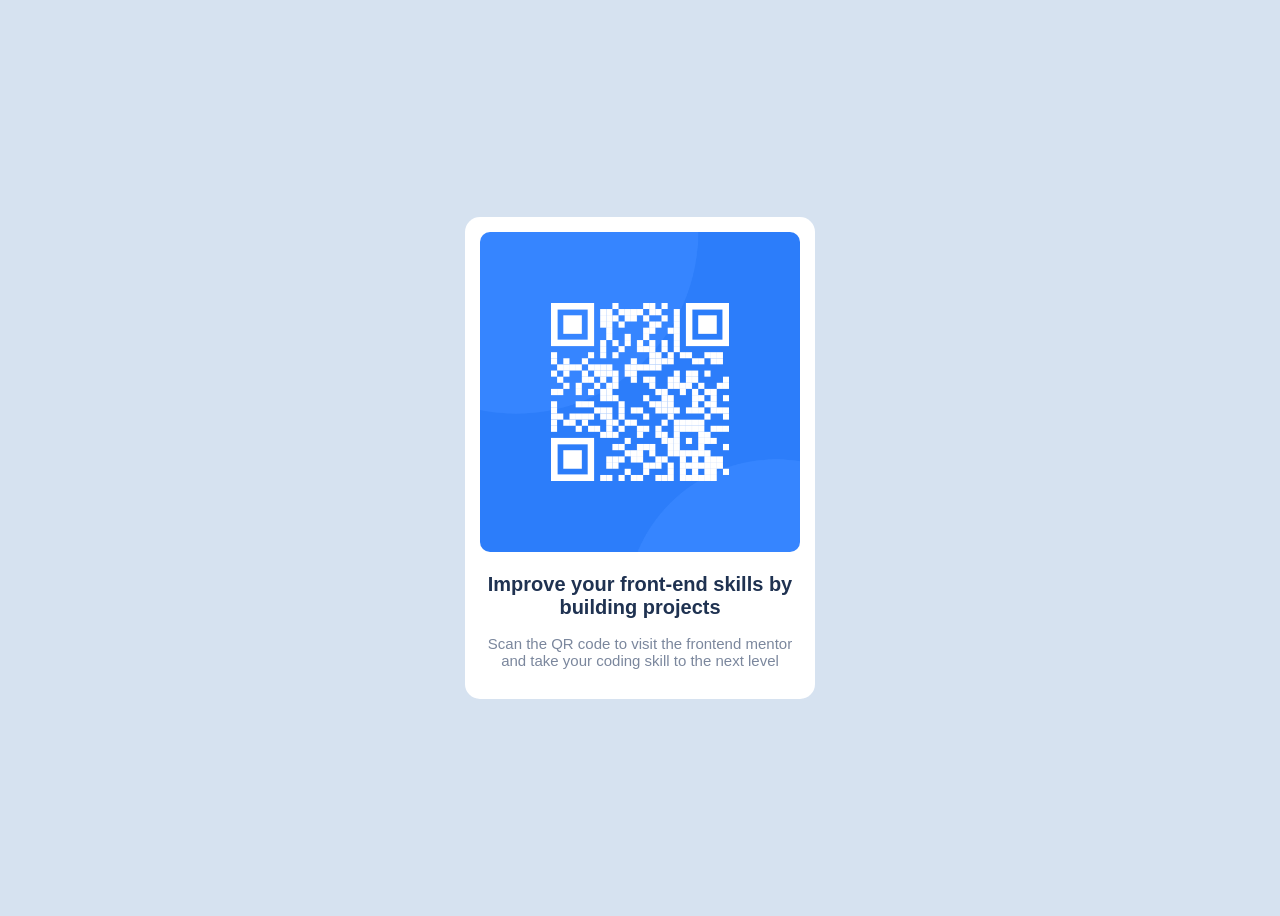
<file: index.html>
<!DOCTYPE html>
<html lang="en">
<head>
    <meta charset="UTF-8">
    <meta http-equiv="X-UA-Compatible" content="IE=edge">
    <meta name="viewport" content="width=device-width, initial-scale=1.0">
    <title>Qr Code</title>
    <link rel="preconnect" href="https://fonts.googleapis.com">
    <link rel="preconnect" href="https://fonts.gstatic.com" crossorigin>
    <link href="https://fonts.googleapis.com/css2?family=Roboto+Slab&display=swap" rel="stylesheet">
    <link rel="shortcut icon" href="images/favicon-32x32.png" type="image/x-icon">

    <style>
        body{
            display: flex;
            justify-content: center;
            align-items: center;
            height: 100vh;
            background-color: hsl(212, 45%, 89%);
        }
        .qr-code{
            width: 20rem;
            background-color: hsl(0, 0%, 100%);
            padding: 15px;
            border-radius: 15px;
        }
        .qr-img{
            width: 100%;
            border-radius: 10px;
        }
        .qr-code--body{
            font-family: "Outfit", sans-serif;
            text-align: center;
        }
        .qr-code--title{
            font-weight: 700;
            color: hsl(218, 44%, 22%);
            font-size: 20px;
        }
        .qr-code--desc{
            font-size: 15px;
            color: hsl(220, 15%, 55%);
        }
        @media screen and (max-width: 375px) {
            body{
                padding: 20px;
            }
            .qr-code{
                width: 100%;
            }
            .qr-code--title{
                font-size: 25px;
            }
        }
    </style>
</head>
<body>
    <main class="qr-code">
        <div class="qr-code--header">
            <img src="images/image-qr-code.png" class="qr-img" alt="Qr Code">
        </div>
        <div class="qr-code--body">
            <h2 class="qr-code--title">
                Improve your front-end skills by building projects
            </h2>
            <p class="qr-code--desc">
                Scan the QR code to visit the frontend mentor and take your coding skill to the next level
            </p>
        </div>
    </main>
</body>
</html>
</file>
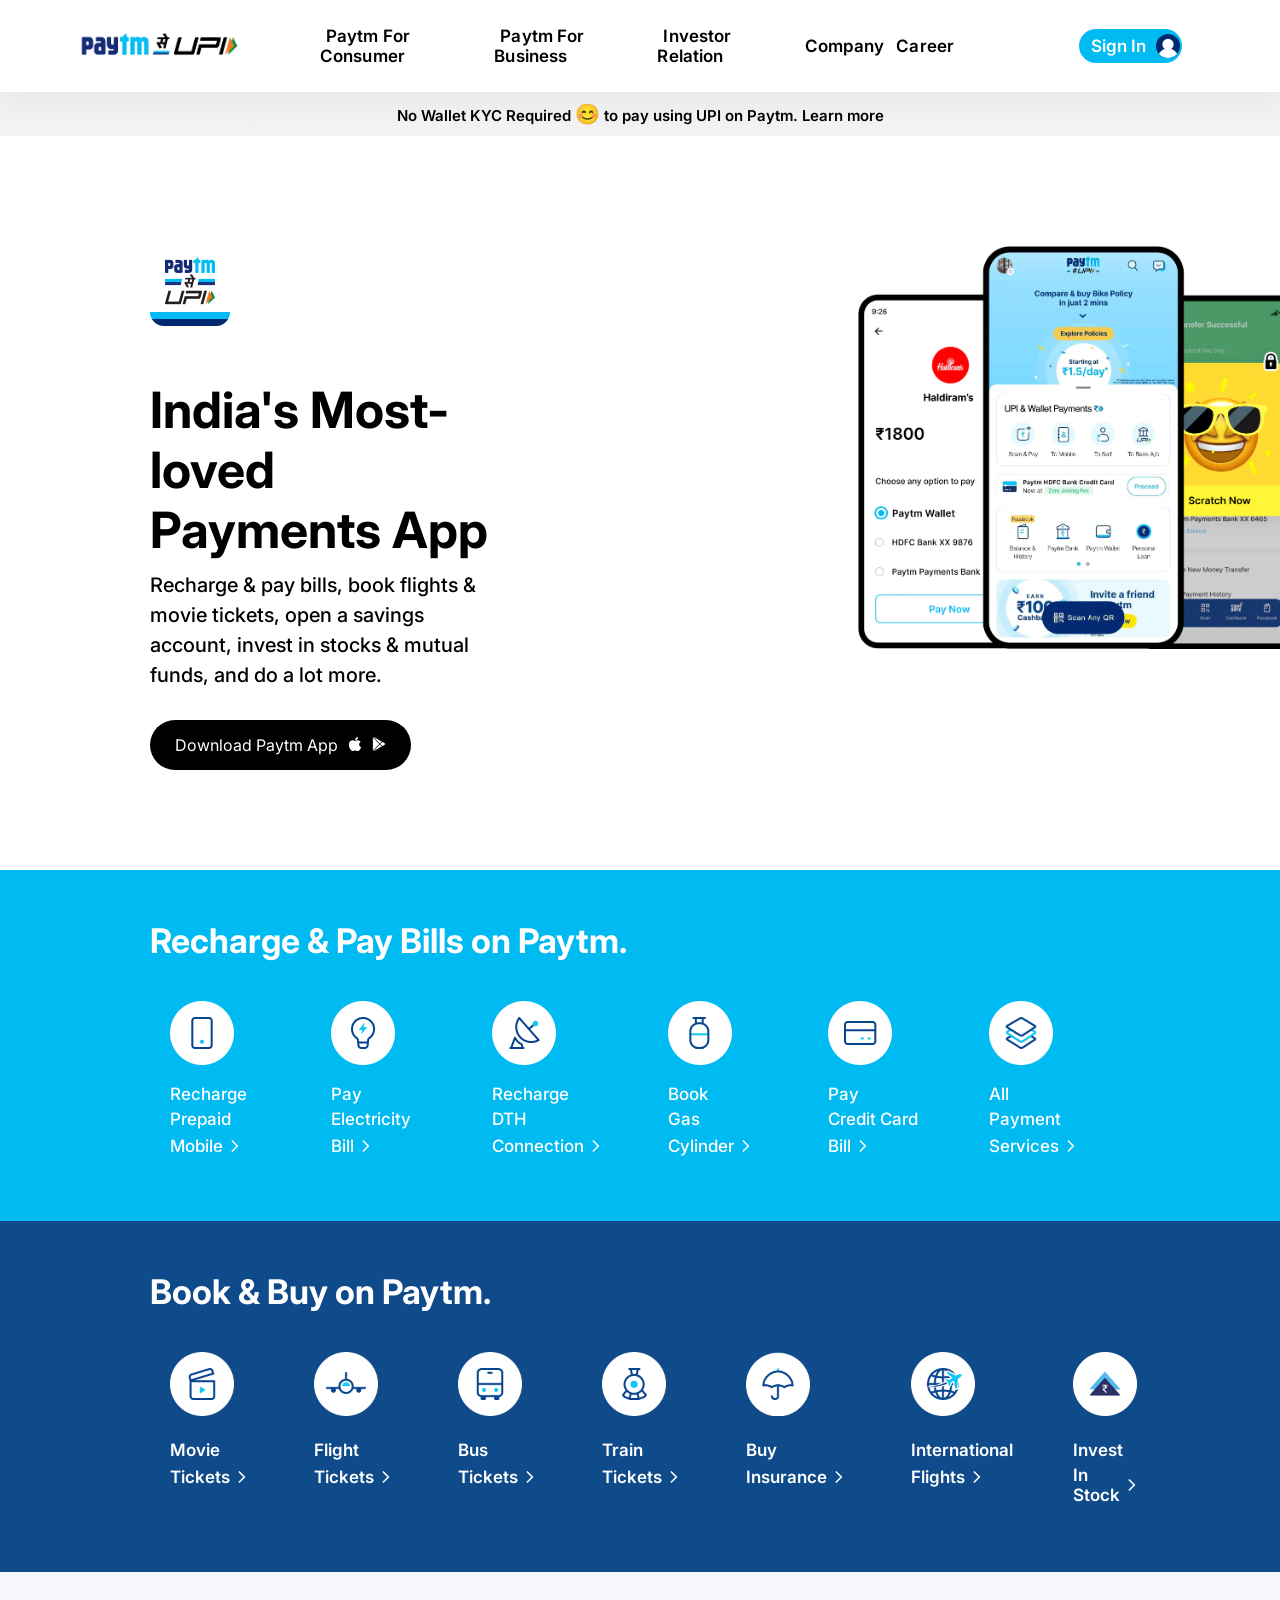
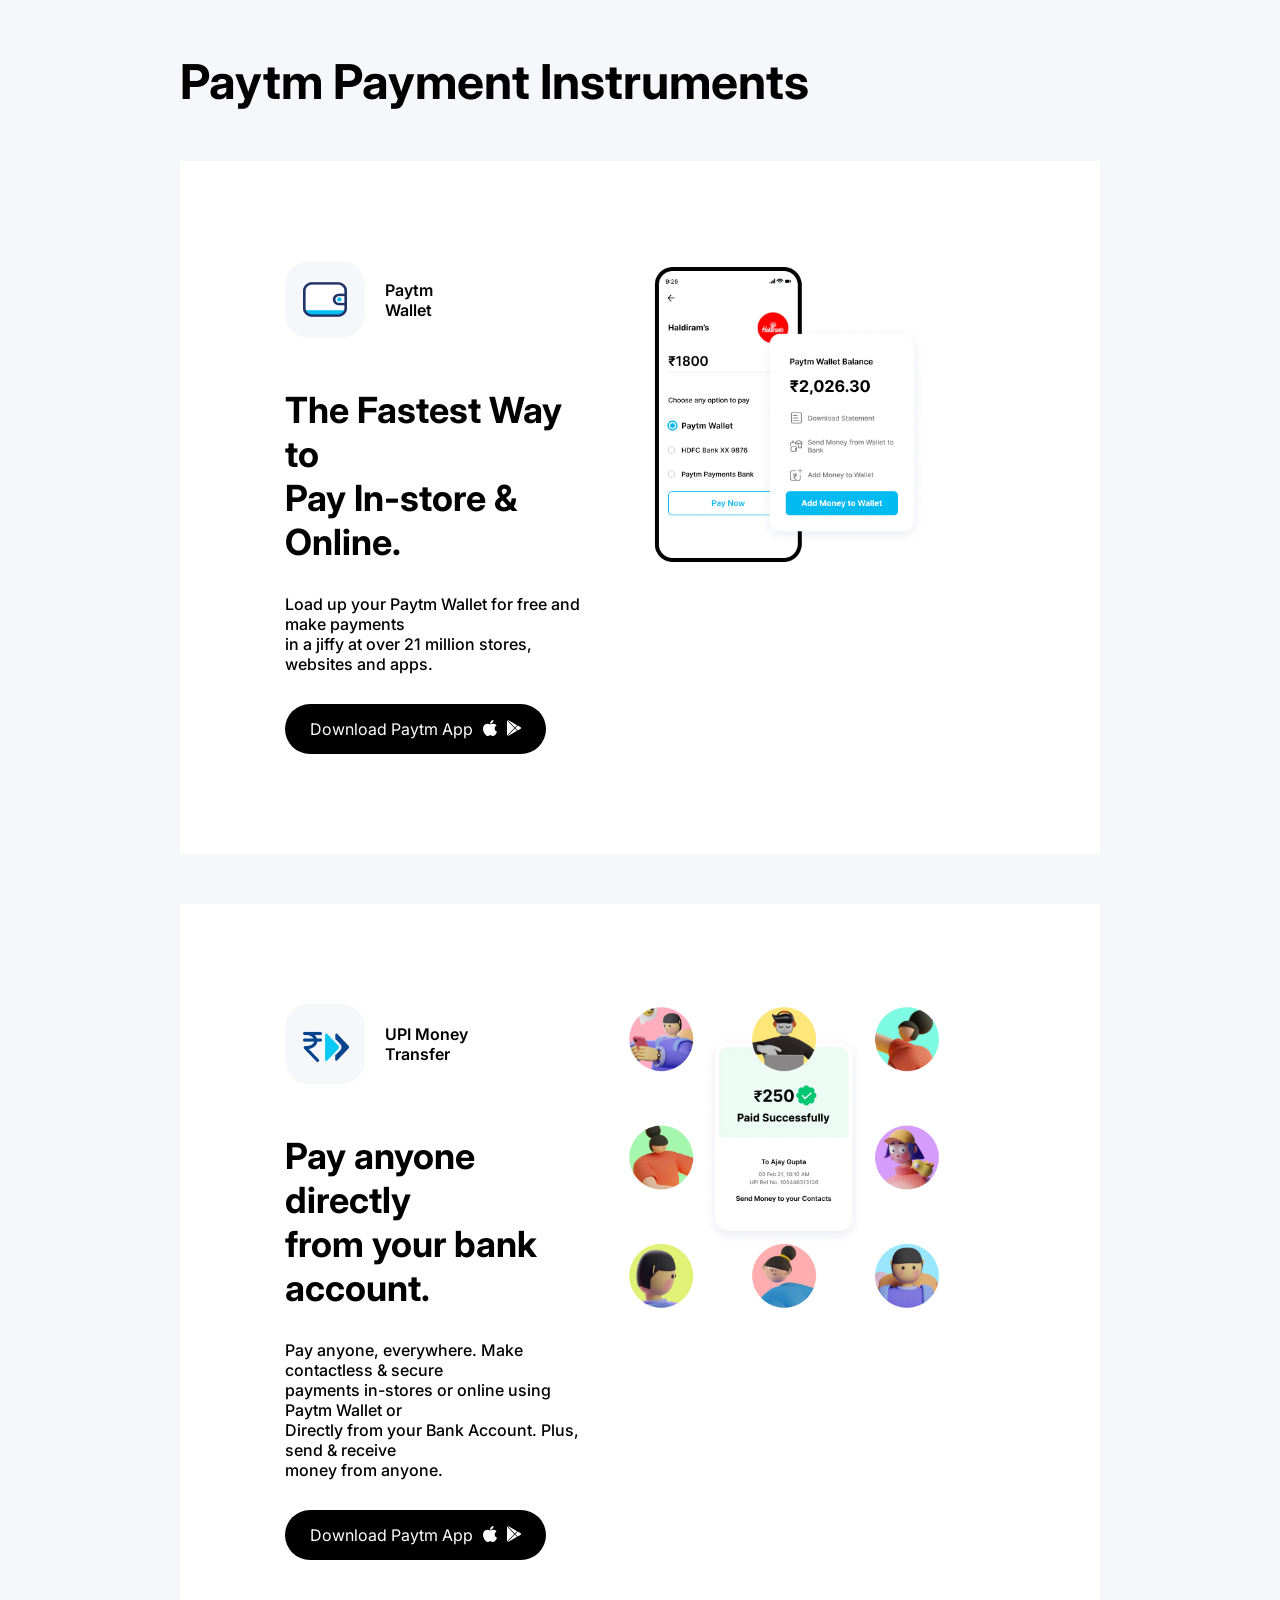
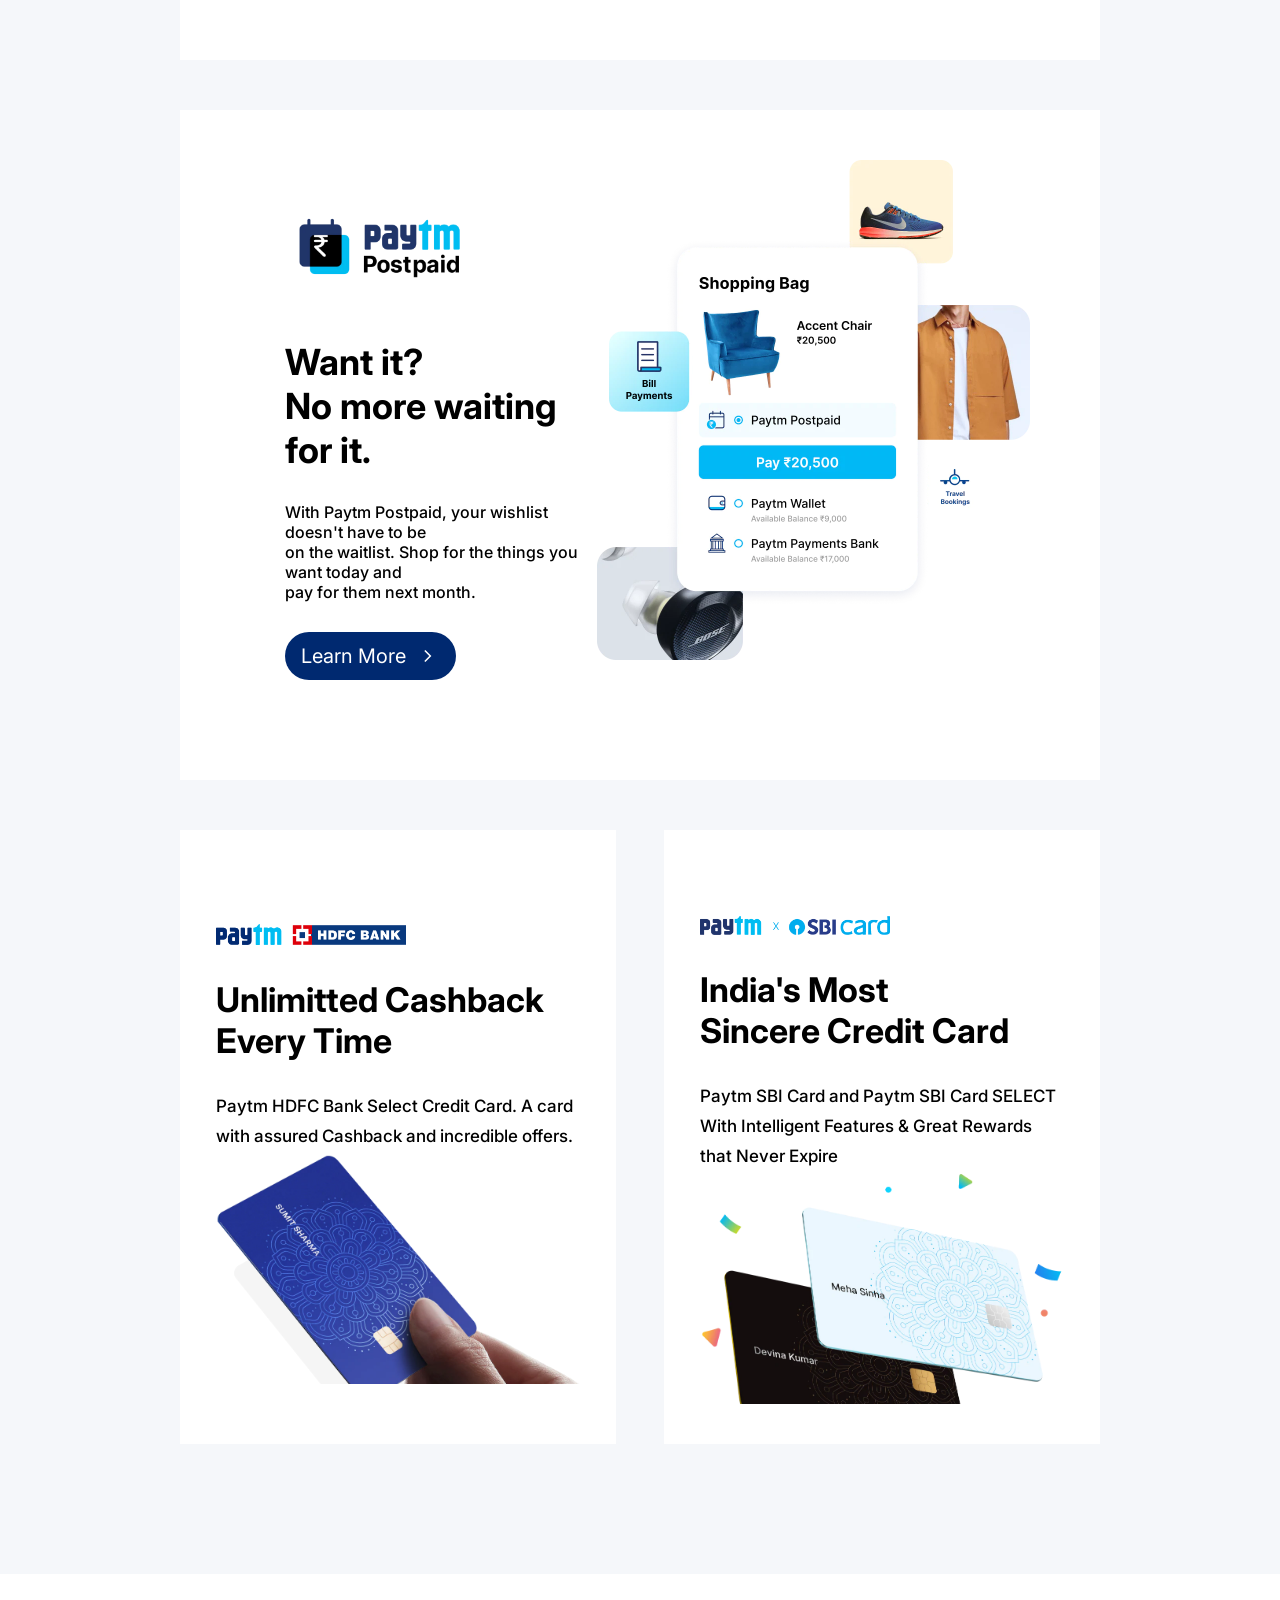
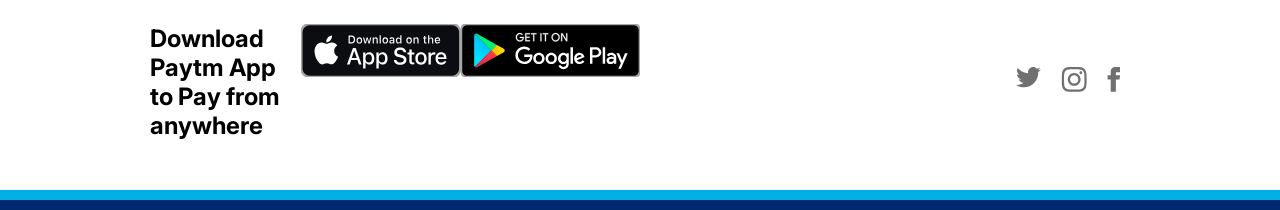
<file: paytm-clone/index.html>
<!DOCTYPE html>
<html lang="en">
<head>
    <meta charset="UTF-8">
    <meta http-equiv="X-UA-Compatible" content="IE=edge">
    <meta name="viewport" content="width=device-width, initial-scale=1.0">
    <title>Paytm: Secure & Fast UPI Payments, Recharge Mobile & Pay Bills</title>
    <link rel="shortcut icon" href="media/favicon.ico" type="image/x-icon">
    <link rel="preconnect" href="https://fonts.googleapis.com">
    <link rel="preconnect" href="https://fonts.gstatic.com" crossorigin>
    <link href="https://fonts.googleapis.com/css2?family=Inter:wght@400;500;600;700&display=swap" rel="stylesheet">
    <link rel="stylesheet" href="css/index.css">
    <link rel="stylesheet" href="css/mobile.css">
</head>
<body>
    <header class="header">
        <div class="mob-back-drop"></div>
        <div class="logo">
            <button class="mob-menu-tog"><img src="media/menu-hamburgur.svg" alt="menu-hamburgur"></button>
            <a href="/paytm-clone/">
                <img src="media/paytm_logo.png" alt="">
            </a>
        </div>
        <div class="menu">
            <div class="close-mob-btn">
                <button>X</button>
            </div>
            <ul class="menu-items">
                <li class="menu-item">
                    <a href="/">Paytm For Consumer</a>
                </li>
                <li class="menu-item">
                    <a href="/">Paytm For Business</a>
                </li>
                <li class="menu-item">
                    <a href="/">Investor Relation</a>
                </li>
                <li class="menu-item">
                    <a href="/">Company</a>
                </li>
                <li class="menu-item">
                    <a href="/">Career</a>
                </li>
            </ul>
            
        </div>
        <div class="account">
            <div class="signin-btn">
                <span>Sign In</span>
                <img src="media/account.svg" alt="">
            </div>
        </div>
    </header>
    <div class="no-wallet-kyc-info">
        No Wallet KYC Required <span class="emoji">😊</span> to pay using UPI on Paytm. <a href="#">Learn more</a>
    </div>
    <section class="hero-lending">
        <div class="hl-info">
            <div class="app-logo">
                <img src="media/app_logo.png" alt="">
            </div>
            <div class="promo-text">
                <h1 class="promo-heading">
                    India's Most-loved Payments App
                </h1>
                <p class="promo-desc">
                    Recharge & pay bills, book flights & movie tickets, open a savings account, invest in stocks & mutual funds, and do a lot more.
                </p>
                <button class="promo-cto">
                    <span>Download Paytm App</span>
                    <div>
                        <svg width="14" height="14" viewBox="0 0 14 16" fill="none" xmlns="http://www.w3.org/2000/svg"><path d="M11.6593 15.3557C10.7589 16.1979 9.76546 16.0666 8.81854 15.6695C7.81182 15.2644 6.89149 15.2388 5.82828 15.6695C4.50426 16.2203 3.80155 16.0602 3.00415 15.3557C-1.49786 10.8883 -0.833353 4.08311 4.28331 3.82691C5.52427 3.89096 6.39311 4.48821 7.12406 4.53785C8.21052 4.32489 9.25047 3.71483 10.4133 3.79489C11.8105 3.90377 12.8554 4.43538 13.5531 5.3913C10.6791 7.05657 11.3603 10.7073 14 11.7321C13.4717 13.0691 12.7939 14.3902 11.6576 15.3669L11.6593 15.3557ZM7.02439 3.77888C6.88982 1.79336 8.55939 0.160122 10.4798 0C10.7439 2.28974 8.32017 4.00305 7.02439 3.77888Z" fill="#fff"></path></svg>
                    </div>
                    <div>
                        <svg width="14" height="14" viewBox="0 0 14 16" fill="none" xmlns="http://www.w3.org/2000/svg"><path fill-rule="evenodd" clip-rule="evenodd" d="M0.088012 0.571735C0.0310801 0.726729 0 0.910797 0 1.121V14.8786C0 15.0894 0.0311427 15.2736 0.0881839 15.4286L7.32808 7.9997L0.088012 0.571735ZM0.590122 15.9564C0.85223 16.0466 1.18264 15.9995 1.54068 15.7912L10.0736 10.8165L7.83627 8.52109L0.590122 15.9564ZM10.7221 10.4391L13.3647 8.8987C14.2118 8.40415 14.2118 7.59609 13.3647 7.10217L10.7211 5.561L8.34443 7.99966L10.7221 10.4391ZM10.073 5.18317L1.54068 0.209061C1.18252 0.000250885 0.852017 -0.0466058 0.589868 0.0438429L7.83624 7.47828L10.073 5.18317Z" fill="#fff"></path></svg>
                    </div>
                </button>
            </div>
        </div>
        <div class="hl-img">
            <img src="media/hero_img.webp" alt="">
        </div>
    </section>
    
    <section class="paytm-services">
        <h2>Recharge & Pay Bills on Paytm.</h2>
        <ul class="payment-services">
            <li class="payment-service">
                <div class="ps-icon">
                    <img src="media/prepaid_recharge.png" alt="">
                </div>
                <div class="ps-type">
                    Recharge
                </div>
                <div class="ps-name">
                    Prepaid
                </div>
                <div class="ps-aname">
                    <span>Mobile</span><img src="media/arrow-right.svg" alt="">
                </div>
            </li>
            <li class="payment-service">
                <div class="ps-icon">
                   <img src="media/electricity_bill.png" alt=""> 
                </div>
                <div class="ps-type">
                    Pay
                </div>
                <div class="ps-name">
                    Electricity
                </div>
                <div class="ps-aname">
                    <span>Bill</span><img src="media/arrow-right.svg" alt="">
                </div>
            </li>
            <li class="payment-service">
                <div class="ps-icon">
                    <img src="media/dth_recharge.png" alt="">
                </div>
                <div class="ps-type">
                    Recharge
                </div>
                <div class="ps-name">
                    DTH
                </div>
                <div class="ps-aname">
                    <span>Connection</span><img src="media/arrow-right.svg" alt="">
                </div>
            </li>
            <li class="payment-service">
                <div class="ps-icon">
                    <img src="media/gas_bill.png" alt="">
                </div>
                <div class="ps-type">
                    Book
                </div>
                <div class="ps-name">
                    Gas
                </div>
                <div class="ps-aname">
                    <span>Cylinder</span><img src="media/arrow-right.svg" alt="">
                </div>
            </li>
            <li class="payment-service">
                <div class="ps-icon">
                    <img src="media/cc_bill.png" alt="">
                </div>
                <div class="ps-type">
                    Pay
                </div>
                <div class="ps-name">
                    Credit Card
                </div>
                <div class="ps-aname">
                    <span>Bill</span><img src="media/arrow-right.svg" alt="">
                </div>
            </li>
            <li class="payment-service">
                <div class="ps-icon">
                    <img src="media/all_service.png" alt="">
                </div>
                <div class="ps-type">
                    All
                </div>
                <div class="ps-name">
                    Payment
                </div>
                <div class="ps-aname">
                    <span>Services</span><img src="media/arrow-right.svg" alt="">
                </div>
            </li>
        </ul>
    </section>
    
    <section class="bnb-services">
        <h2>Book & Buy on Paytm.</h2>
        <ul class="bnb-list">
            <li class="bnb-service">
                <div class="bnbs-icon">
                    <img src="media/movie_ticket.png" alt="">
                </div>
                <div class="bnbs-name">
                    Movie
                </div>
                <div class="bnbs-aname">
                    <span>Tickets</span><img src="media/arrow-right.svg" alt="">
                </div>
            </li>
            <li class="bnb-service">
                <div class="bnbs-icon">
                    <img src="media/flight_booking.png" alt="">
                </div>
                <div class="bnbs-name">
                    Flight
                </div>
                <div class="bnbs-aname">
                    <span>Tickets</span><img src="media/arrow-right.svg" alt="">
                </div>
            </li>
            <li class="bnb-service">
                <div class="bnbs-icon">
                    <img src="media/bus_booking.png" alt="">
                </div>
                <div class="bnbs-name">
                    Bus
                </div>
                <div class="bnbs-aname">
                    <span>Tickets</span><img src="media/arrow-right.svg" alt="">
                </div>
            </li>
            <li class="bnb-service">
                <div class="bnbs-icon">
                    <img src="media/train_booking.png" alt="">
                </div>
                <div class="bnbs-name">
                    Train
                </div>
                <div class="bnbs-aname">
                    <span>Tickets</span><img src="media/arrow-right.svg" alt="">
                </div>
            </li>
            <li class="bnb-service">
                <div class="bnbs-icon">
                    <img src="media/insurance_booking.png" alt="">
                </div>
                <div class="bnbs-name">
                    Buy
                </div>
                <div class="bnbs-aname">
                    <span>Insurance</span><img src="media/arrow-right.svg" alt="">
                </div>
            </li>
            <li class="bnb-service">
                <div class="bnbs-icon">
                    <img src="media/international_flight.png" alt="">
                </div>
                <div class="bnbs-name">
                    International
                </div>
                <div class="bnbs-aname">
                    <span>Flights</span><img src="media/arrow-right.svg" alt="">
                </div>
            </li>
            <li class="bnb-service">
                <div class="bnbs-icon">
                    <img src="media/invest_pm.webp" alt="">
                </div>
                <div class="bnbs-name">
                    Invest
                </div>
                <div class="bnbs-aname">
                    <span>In Stock</span><img src="media/arrow-right.svg" alt="">
                </div>
            </li>
        </ul>
    </section>
    
    <section class="ppi">
        <h1>Paytm Payment Instruments</h1>
        <div class="p-wallet">
            <div class="pw-info">
                <div class="pw-logo">
                    <img src="media/paytm_wallet.png" alt="">
                    <span>Paytm<br>Wallet</span>
                </div>
                <h1 class="pw-promo-heading">
                    The Fastest Way to<br> Pay In-store & Online.
                </h1>
                <p class="pw-promo-desc">
                    Load up your Paytm Wallet for free and make payments<br> in a jiffy at over 21 million stores, websites and apps.
                </p>
                <button class="promo-cto">
                    <span>Download Paytm App</span>
                    <div>
                        <svg width="14" height="16" viewBox="0 0 14 16" fill="none" xmlns="http://www.w3.org/2000/svg"><path d="M11.6593 15.3557C10.7589 16.1979 9.76546 16.0666 8.81854 15.6695C7.81182 15.2644 6.89149 15.2388 5.82828 15.6695C4.50426 16.2203 3.80155 16.0602 3.00415 15.3557C-1.49786 10.8883 -0.833353 4.08311 4.28331 3.82691C5.52427 3.89096 6.39311 4.48821 7.12406 4.53785C8.21052 4.32489 9.25047 3.71483 10.4133 3.79489C11.8105 3.90377 12.8554 4.43538 13.5531 5.3913C10.6791 7.05657 11.3603 10.7073 14 11.7321C13.4717 13.0691 12.7939 14.3902 11.6576 15.3669L11.6593 15.3557ZM7.02439 3.77888C6.88982 1.79336 8.55939 0.160122 10.4798 0C10.7439 2.28974 8.32017 4.00305 7.02439 3.77888Z" fill="#fff"></path></svg>
                    </div>
                    <div>
                        <svg width="14" height="16" viewBox="0 0 14 16" fill="none" xmlns="http://www.w3.org/2000/svg"><path fill-rule="evenodd" clip-rule="evenodd" d="M0.088012 0.571735C0.0310801 0.726729 0 0.910797 0 1.121V14.8786C0 15.0894 0.0311427 15.2736 0.0881839 15.4286L7.32808 7.9997L0.088012 0.571735ZM0.590122 15.9564C0.85223 16.0466 1.18264 15.9995 1.54068 15.7912L10.0736 10.8165L7.83627 8.52109L0.590122 15.9564ZM10.7221 10.4391L13.3647 8.8987C14.2118 8.40415 14.2118 7.59609 13.3647 7.10217L10.7211 5.561L8.34443 7.99966L10.7221 10.4391ZM10.073 5.18317L1.54068 0.209061C1.18252 0.000250885 0.852017 -0.0466058 0.589868 0.0438429L7.83624 7.47828L10.073 5.18317Z" fill="#fff"></path></svg>
                    </div>
                </button>
            </div>
            <div class="pw-hero-img">
                <img src="media/wallet_hero.webp" alt="">
            </div>
        </div>
        <div class="p-wallet">
            <div class="pw-info">
                <div class="pw-logo">
                    <img src="media/upi_money_transfer.png" alt="">
                    <span>UPI Money<br>Transfer</span>
                </div>
                <h1 class="pw-promo-heading">
                    Pay anyone directly<br> from your bank<br> account.
                </h1>
                <p class="pw-promo-desc">
                    Pay anyone, everywhere. Make contactless & secure<br> payments in-stores or online using Paytm Wallet or<br> Directly from your Bank Account. Plus, send & receive<br> money from anyone.
                </p>
                <button class="promo-cto">
                    <span>Download Paytm App</span>
                    <div>
                        <svg width="14" height="16" viewBox="0 0 14 16" fill="none" xmlns="http://www.w3.org/2000/svg"><path d="M11.6593 15.3557C10.7589 16.1979 9.76546 16.0666 8.81854 15.6695C7.81182 15.2644 6.89149 15.2388 5.82828 15.6695C4.50426 16.2203 3.80155 16.0602 3.00415 15.3557C-1.49786 10.8883 -0.833353 4.08311 4.28331 3.82691C5.52427 3.89096 6.39311 4.48821 7.12406 4.53785C8.21052 4.32489 9.25047 3.71483 10.4133 3.79489C11.8105 3.90377 12.8554 4.43538 13.5531 5.3913C10.6791 7.05657 11.3603 10.7073 14 11.7321C13.4717 13.0691 12.7939 14.3902 11.6576 15.3669L11.6593 15.3557ZM7.02439 3.77888C6.88982 1.79336 8.55939 0.160122 10.4798 0C10.7439 2.28974 8.32017 4.00305 7.02439 3.77888Z" fill="#fff"></path></svg>
                    </div>
                    <div>
                        <svg width="14" height="16" viewBox="0 0 14 16" fill="none" xmlns="http://www.w3.org/2000/svg"><path fill-rule="evenodd" clip-rule="evenodd" d="M0.088012 0.571735C0.0310801 0.726729 0 0.910797 0 1.121V14.8786C0 15.0894 0.0311427 15.2736 0.0881839 15.4286L7.32808 7.9997L0.088012 0.571735ZM0.590122 15.9564C0.85223 16.0466 1.18264 15.9995 1.54068 15.7912L10.0736 10.8165L7.83627 8.52109L0.590122 15.9564ZM10.7221 10.4391L13.3647 8.8987C14.2118 8.40415 14.2118 7.59609 13.3647 7.10217L10.7211 5.561L8.34443 7.99966L10.7221 10.4391ZM10.073 5.18317L1.54068 0.209061C1.18252 0.000250885 0.852017 -0.0466058 0.589868 0.0438429L7.83624 7.47828L10.073 5.18317Z" fill="#fff"></path></svg>
                    </div>
                </button>
            </div>
            <div class="pw-hero-img">
                <img src="media/upi_hero.webp" alt="">
            </div>
        </div>
        <div class="p-wallet">
            <div class="pw-info">
                <div class="pw-logo postpaid">
                    <img src="media/postpaid.webp" alt="">
                </div>
                <h1 class="pw-promo-heading">
                    Want it?<br> No more waiting for it.
                </h1>
                <p class="pw-promo-desc">
                    With Paytm Postpaid, your wishlist doesn't have to be<br>on the waitlist. Shop for the things you want today and<br>pay for them next month.
                </p>
                <button class="postpaid-cto">
                    <span>Learn More</span>
                    <img src="media/arrow-right.svg" alt="">
                </button>
            </div>
            <div class=" postpaid_hero">
                <img src="media/postpaid_hero.webp" alt="">
            </div>
        </div>
        <div class="ccs">
            <div class="cc">
                <div class="cc-logo">
                    <img src="media/hdfc_paytm_logo.png" alt="">
                </div>
                <h1 class="cc-promo-heading">
                    Unlimitted Cashback<br>Every Time
                </h1>
                <p class="cc-promo-desc">
                    Paytm HDFC Bank Select Credit Card. A card<br> with assured Cashback and incredible offers.
                </p>
                <img src="media/hdfc_paytm.webp" alt="" class="cc-promo-cover">
            </div>
            
            <div class="cc">
                <div class="cc-logo sbi_paytm">
                    <img src="media/sbi_paytm_logo.png" alt="">
                </div>
                <h1 class="cc-promo-heading">
                    India's Most<br>Sincere Credit Card
                </h1>
                <p class="cc-promo-desc">
                    Paytm SBI Card and Paytm SBI Card SELECT<br> With Intelligent Features & Great Rewards that Never Expire
                </p>
                <img src="media/sbi_paytm.webp" alt="" class="cc-promo-cover">
            </div>
        </div>
    </section>
    <footer class="footer">
        <div class="footer--app-info">
            <h2 class="app-info-heading">Download Paytm App to Pay from anywhere</h2>
            <div class="play-store-icon">
                <img src="media/downloadApple.svg" alt="">
            </div>
            <div class="play-store-icon">
                <img src="media/downloadGoogle.svg" alt="">
            </div>
        </div>
        <div class="footer--social">
            <div class="social-icon"><img src="media/twitter.svg" alt=""></div>
            <div class="social-icon"><img src="media/instagram.svg" alt=""></div>
            <div class="social-icon"><img src="media/facebook.svg" alt=""></div>
        </div>
    </footer>
    <div class="brand-color light-blue"></div>
    <div class="brand-color dark-blue"></div>
    <script src="js/responsive.js"></script>
</body>
</html>
</file>
<file: paytm-clone/css/index.css>
*{
    margin: 0;
    padding: 0;
    box-sizing: border-box;
}
a{
    text-decoration: none;
    color: #000;
}
span, a, h1, h2, h3, h4, h5, div, h6{
    font-family: "Inter", sans-serif;
}
::-webkit-scrollbar{
    width: 6px;
}
::-webkit-scrollbar-track{
    background: transparent;
}
::-webkit-scrollbar-thumb{
    background: #00baf2;
    border-radius: 10px;
}
.header{
    height: 92px;
    display: flex;
    box-shadow: 0 10px 30px rgba(0, 0, 0, 0.05);
}
.logo{
    width: 25%;
    display: flex;
    align-items: center;
    justify-content: center;
}
.logo img{
    max-width: 180px;
}
.menu{
    width: 50%;
    display: flex;
    align-items: center;
}
.close-mob-btn {
    display: none;
}
.mob-menu-tog{
    display: none;
}
.menu-items{
    list-style-type: none;
    display: flex;
    justify-content: space-evenly;
    align-items: center;
    width: 100%;
}
.menu-item a{
    font-size: 17px;
    letter-spacing: 0.1px;
    font-weight: 600;
    padding: 6px;
}
.account{
    width: 25%;
    display: flex;
    align-items: center;
    justify-content: center;
}
.account .signin-btn{
    background-color: #00baf2;
    border-radius: 20px;
    display: flex;
    align-items: center;
    padding: 2px;
    margin-left: 20px;
}
.signin-btn span{
    display: block;
    padding: 5px 10px;
    font-size: 17px;
    color: #fff;
    font-weight: 600;
}
.signin-btn img{
    height: 24px;
    width: 24px;
}
.account .signin-btn:hover{
    background-color: #002970;
}
.no-wallet-kyc-info{
    width: 100%;
    text-align: center;
    background-image: linear-gradient(rgba(0, 0, 0, 0.05), rgba(0, 0,0, 0.05));
    padding: 10px 0;
    font-weight: 600;
    font-size: 15px;
}
.emoji{
    font-size: 20px;
}
.hero-lending{
    display: flex;
    margin-bottom: 100px;
}
.hl-info, .hl-img{
    width: 50%;
}
.hl-info{
    padding: 0 150px;
    padding-top: 110px;
}
.app-logo{
    padding-bottom: 50px;   
}
.app-logo img{
    max-height: 80px;
}

.promo-heading{
    font-size: 50px;
    font-weight: 700;
    margin-bottom: 10px;
}
.promo-desc{
    font-size: 20px;
    font-weight: 500;
    line-height: 30px;
    margin-bottom: 30px;
}
.promo-cto{
    border:none;
    background-color: #000;
    color: #fff;
    padding: 10px 20px;
    height: 50px;
    border-radius: 50px;
    display: flex;
    align-items: center;
}
.promo-cto svg, .promo-cto span{
    margin: 0 5px;
}
.promo-cto span{
    font-size: 16px;
}
.hl-img{
    position: relative;
}
.hl-img img{
    position: absolute;
    width: 66%;
    top: 110px;
    right: 0;
}
.paytm-services{
    padding: 50px 150px;
    background-color: #00baf2;
    color: #fff;
}
.paytm-services h2, .bnb-services h2{
    margin-bottom: 30px;
    font-size: 34px;
}
.payment-services{
    list-style-type: none;
    display: flex;
}
.payment-service, .bnb-service{
    height: 180px;
    width: 180px;
    border-radius: 10px;
    margin-right: 20px;
    padding: 10px 20px;
}
.payment-service:hover{
    background-color: #00afe3;
    cursor: pointer;
}
.ps-icon{
    margin-bottom: 15px;
}
.ps-icon img{
    height: 64px;
    width: 64px;
}
.ps-type, .ps-name, .ps-aname, .bnbs-aname, .bnbs-name{
    font-size: 17px;
    font-weight: 500;
    margin-bottom: 5px;
}
.ps-aname{
    display: flex;
    align-items: center;
}
.ps-aname img{
    height: 24px;
}
.bnb-services{
    background-color: #0f4a8a;
    padding: 50px 150px;
    color: #fff;
}
.bnb-list{
    list-style-type: none;
    display: flex;

}
.bnb-service:hover{
    background-color: #0d3e80;
    cursor: pointer;
}
.bnbs-icon{
    margin-bottom: 20px;
}
.bnbs-icon img{
    height: 64px;
    width: 64px;
}
.bnbs-aname{
    display: flex;
    align-items: center;
}
.bnbs-name, .bnbs-aname{
    font-weight: 600;
}
.bnbs-aname img{
    height: 24px;
}
.ppi{
    padding: 80px 180px;
    background-color: #f5f7fa;
}
.ppi > h1{
    font-size: 48px;
}
.p-wallet, .ccs{
    display: flex;
    padding: 100px;
    background-color: #fff;
    margin: 50px 0;
}
.pw-info{
    width: 45%;
    padding: 0 5px;
}
.pw-hero-img{
    width: 50%;
    position: relative;
}
.pw-logo{
    display: flex;
    align-items: center;
    margin-bottom: 50px;
}
.pw-logo img{
    width: 80px;
    margin-right: 20px;
}
.pw-logo span{
    font-size: 16px;
    font-weight: 600;
}
.pw-promo-heading{
    font-size: 36px;
    font-weight: 700;
    margin-bottom: 30px;
}
.pw-promo-desc{
    font-size: 16px;
    font-weight: 500;
    margin-bottom: 30px;
}
.pw-hero-img img{
    width: 100%;
    left: 20px;
}
.postpaid img{
    height: 80px;
    width: auto;
}
.postpaid_hero{
    display: flex;
    width: 55%;
    justify-content: center;
    position: relative;
}
.postpaid_hero img{
    width: 433px;
    height: 500px;
    position: absolute;
    top: -50px;
    right: -30px;
}
.postpaid-cto{
    background-color: #002970;
    border:none;
    padding: 12px 16px;
    border-radius: 30px;
    display: flex;
    align-items: center;
}
.postpaid-cto span{
    font-size: 20px;
    color: #fff;
    margin-right: 10px;
}
.postpaid-cto img{
    height: 24px;
}
.ccs{
    background-color: #f5f7fa;
    justify-content: space-between;
    padding: 0;
}
.cc{
    width: 50%;
    background-color: #fff;
    padding: 36px;
}
.cc:nth-child(1){
    margin-right: 48px;
}
.cc-logo img{
    width: 190px;
}
.cc-promo-heading{
    font-size: 34px;
    margin: 30px 0;
}
.cc-promo-desc{
    font-size: 17px;
    font-weight: 500;
    line-height: 30px;
}
.cc-promo-cover{
    width: 100%;
}
.sbi_paytm{
    margin-top: 50px;
}

.footer{
    padding: 50px 150px;
    display: flex;
    align-items: center;
}
.footer--app-info{
    display: flex;
    justify-content: flex-start;
    width: 50%;
}
.footer--app-info h2{
    width: 300px;
}
.footer--social{
    display: flex;
    justify-content: flex-end;
    width: 50%;
}
.footer .social-icon{
    margin: 0 10px;
}
.brand-color{
    width: 100%;
    height: 10px;
}
.brand-color.light-blue{
    background-color: #00afe3;
}
.brand-color.dark-blue{
    background-color: #002970;
}
</file>
<file: paytm-clone/css/mobile.css>
@media screen and (max-width: 600px){
    .mob-back-drop{
        position: fixed;
        top: 0;
        height: 100vh;
        width: 100vw;
        background-color: white;
        display: none;
        z-index: 9;
    }
    .header{
        height: 50px;
    }
    .logo{
        width: 50%;
        justify-content: flex-start;
        padding-left: 30px;
    }
    .logo img{
        max-width: 150px;
    }
    .mob-menu-tog{
        display: flex;
        background-color: transparent;
        border: none;
        z-index: 10;
    }
    .mob-menu-tog img{
        height: 26px;
    }
    .menu{
        position: fixed;
        width: 0;
        flex-direction: column;
        padding: 100px;
        align-items: center;
        visibility: hidden;
        background-color: white;
        z-index: 11;
    }
    .close-mob-btn{
        margin-top: -80px;
        margin-left: -80px;
    }
    .close-mob-btn button{
        border: none;
        background-color: transparent;
        font-size: 1.5rem;
        color: rgb(99, 99, 99);
    }
    .menu-items{
        width: 100%;
        flex-direction: column;
        align-items: flex-start;
    }
    .menu-item {
        width: 200px;
        margin: 5px 0;
    }
    .account{
        width: 50%;
        justify-content: flex-end;
    }
    .account .signin-btn{
        margin-right: 20px;
    }
    .signin-btn span{
        font-size: 14px;
    }
    .no-wallet-kyc-info{
        font-size: 12px;
    }
    .hero-lending{

    }
    .hl-info{
        padding: 0 30px;
        margin: 30px 0;
        width: 65%;
    }
    .hl-img{
        width: 40%;
    }
    .hl-img img{
        width: 100%;
    }
    .app-logo{
        padding: 30px 0;
    }
    .app-logo img{
        max-width: 50px;
        z-index: -9;
    }
    .promo-heading{
        font-size: 30px;
    }
    .promo-desc{
        font-size: 14px;
        line-height: 18px;
    }
    .promo-cto{
        height: 40px;
        padding: 10px;
        font-weight: 600;
    }
    .promo-cto span{
        font-size: 12px;
    }
    .paytm-services, .bnb-services{
        padding: 30px;
    }
    .paytm-services h2,
    .bnb-services h2{
        font-size: 26px;
    }
    .payment-service{
        width: 80px;
        height: 90px;
    }
    .ps-icon, .bnbs-icon{
        margin-bottom: 6px;
    }
    .ps-icon img,.bnbs-icon img{
        height: 25px;
        width: 25px;
    }
    .ps-type, .ps-name, .ps-aname, .bnbs-aname, .bnbs-name{
        font-size: 12px;
        margin-bottom: 2px;
    }
    .payment-service:nth-child(5),
    .payment-service:nth-child(6){
        display: none;
    }
    .ps-aname img, .bnbs-aname img{
        height: 14px;
        width: 14px;
    }
    .bnb-service{
        height: 90px;
        width: 80px;
    }
    .bnb-service:nth-child(5),
    .bnb-service:nth-child(6),
    .bnb-service:nth-child(7){
        display: none;
    }
    .ppi{
        padding: 40px;
    }
    .ppi > h1{
        font-size: 26px;
    }
    .p-wallet, .ccs{
        margin: 30px 0;
        flex-direction: column-reverse;
        padding: 0 10px;
    }
    .pw-info,.cc, .pw-hero-img{
        width: 100%;
    }
    .pw-logo{
        margin: 30px 0;
    }
    .pw-info h1{
        font-size: 28px;
        margin-bottom: 15px;
    }
    .pw-info h1 br{
        display: none;
        margin-right: 5px;
    }
    .pw-info .promo-cto{
        width: 50%;
        margin-bottom: 20px;
        display: flex;
        justify-content: center;
        align-items: center;
    }
    .pw-promo-desc br{
        display: none;
    }
    .postpaid_hero{
        position: static;
    }
    .postpaid_hero img{
        position: static;
    }
    .cc{
        padding: 20px;
    }
    .cc-promo-desc br{
       display: none; 
    }
}

@media screen and (max-width: 420px) {
    .no-wallet-kyc-info{
        padding: 10px 30px;
    }
    .hero-lending{
        margin-bottom: 30px;
    }
    .hl-img{
        display: none;
    }
    .hl-info{
        width: 100%;
    }
    .promo-cto{
        width: 70%;
        display: flex;
        justify-content: center;
    }
    .paytm-services h2,
    .bnb-services h2{
        font-size: 20px;
    }
    .payment-service:nth-child(5){
        display: none;
    }
    .pw-info .promo-cto{
        width: 80%;
    }
    .postpaid_hero img{
        position: static;
    }
}
@media screen and (max-width: 390px) {
    .payment-service:nth-child(4),
    .bnb-service:nth-child(4){
        display: none;
    }
    .postpaid_hero img{
        position: static;
    }
}
</file>
